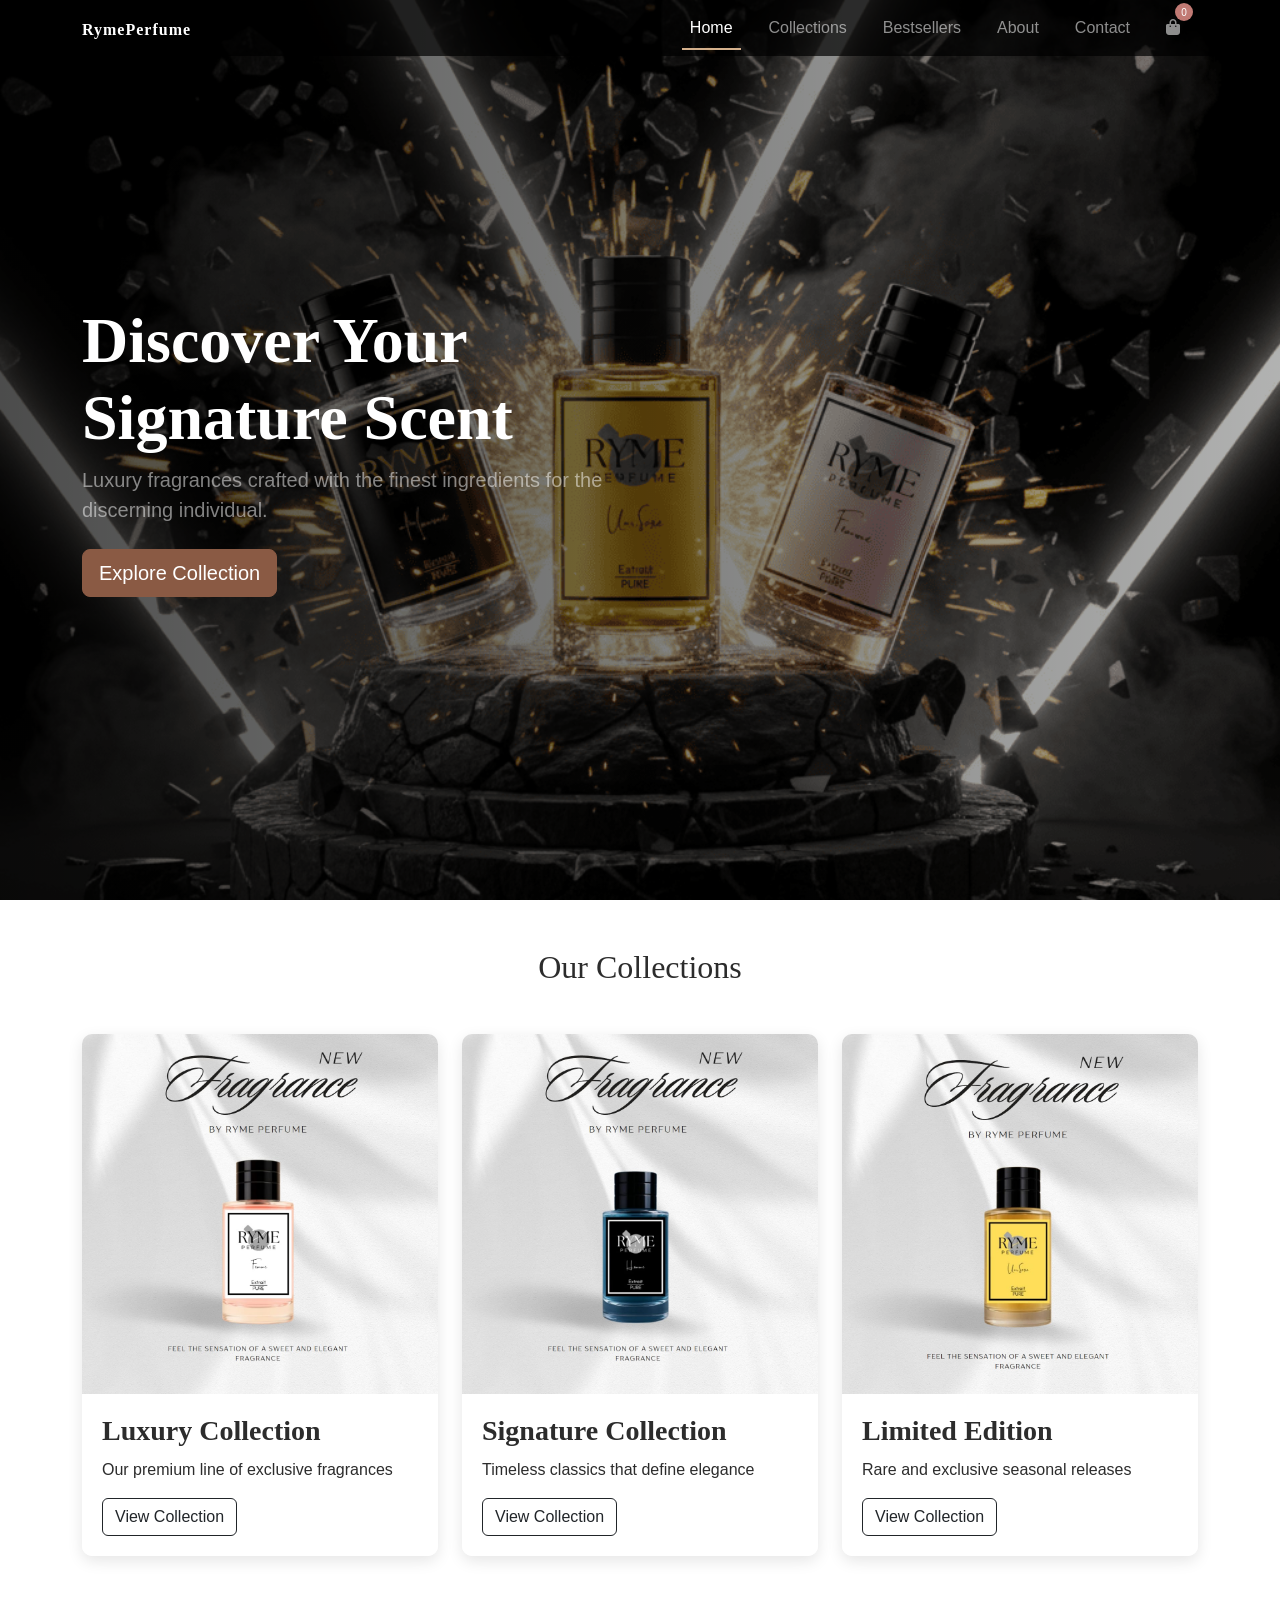
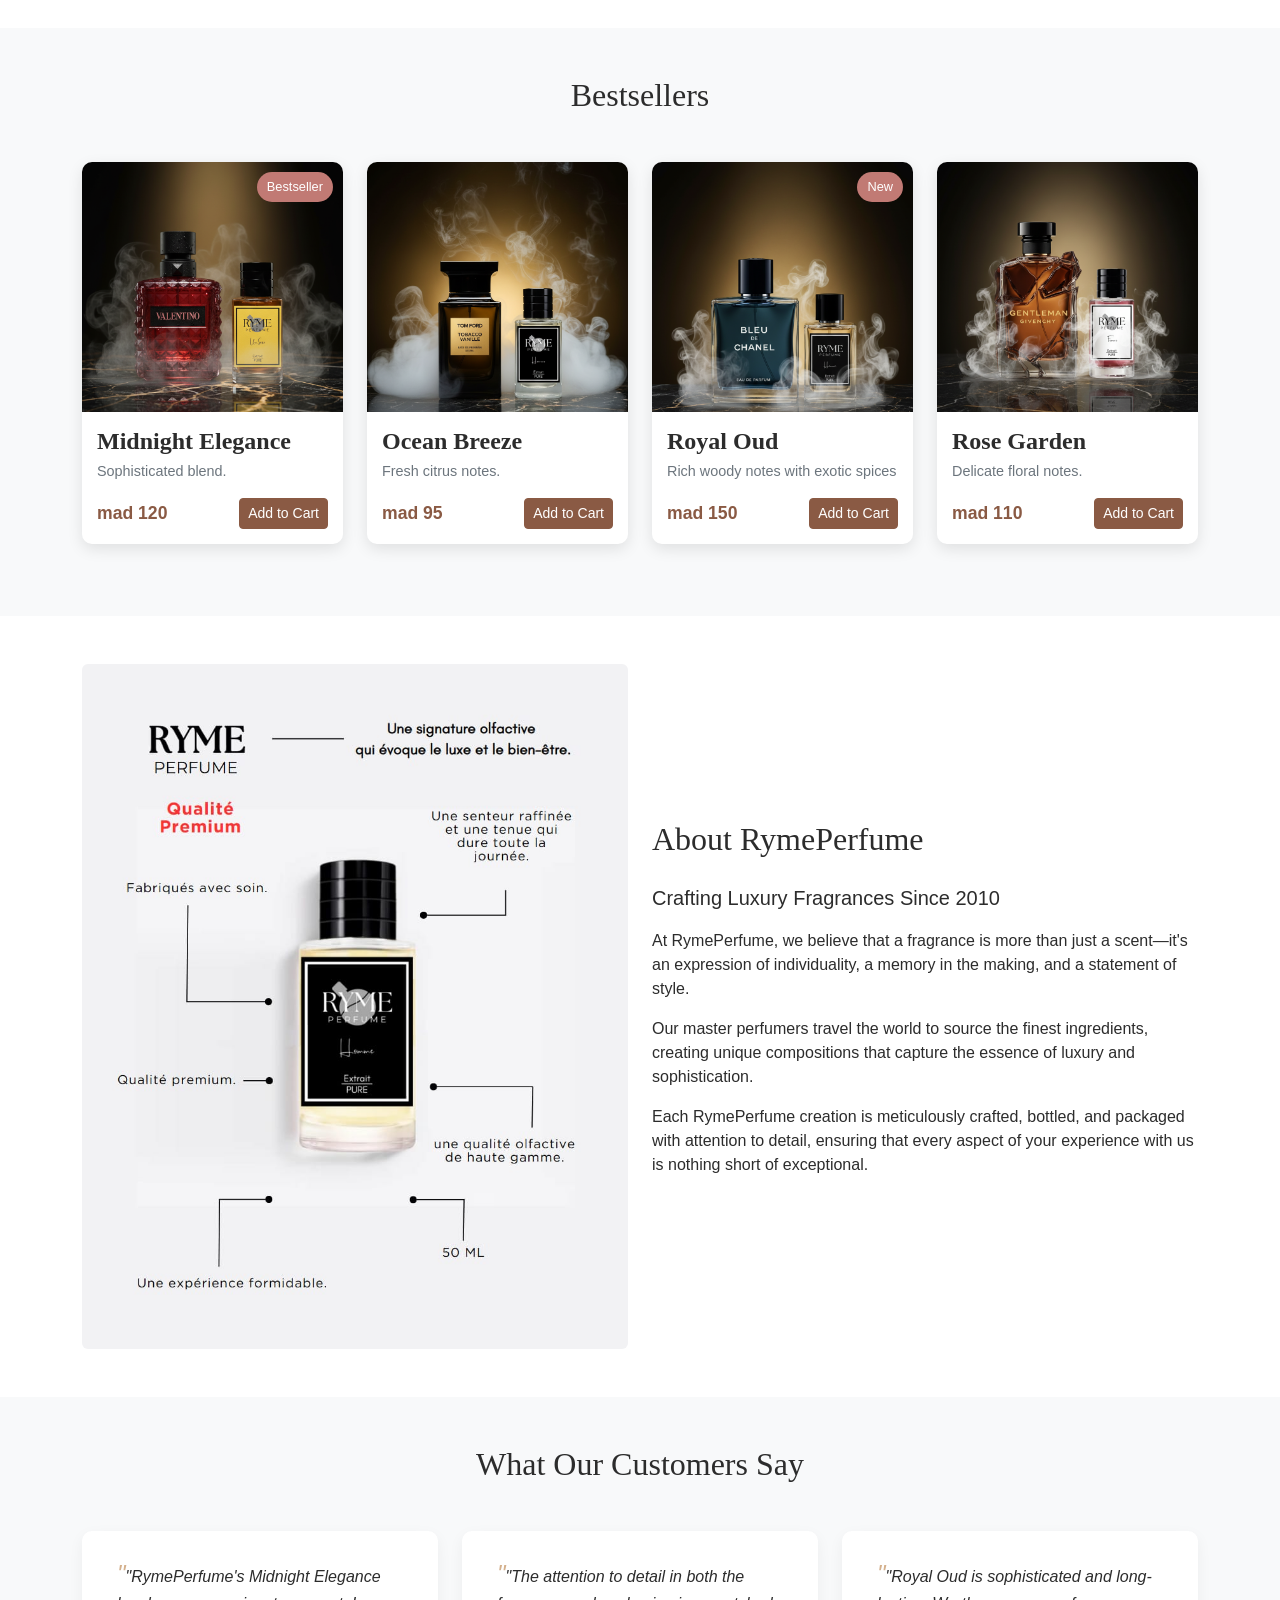
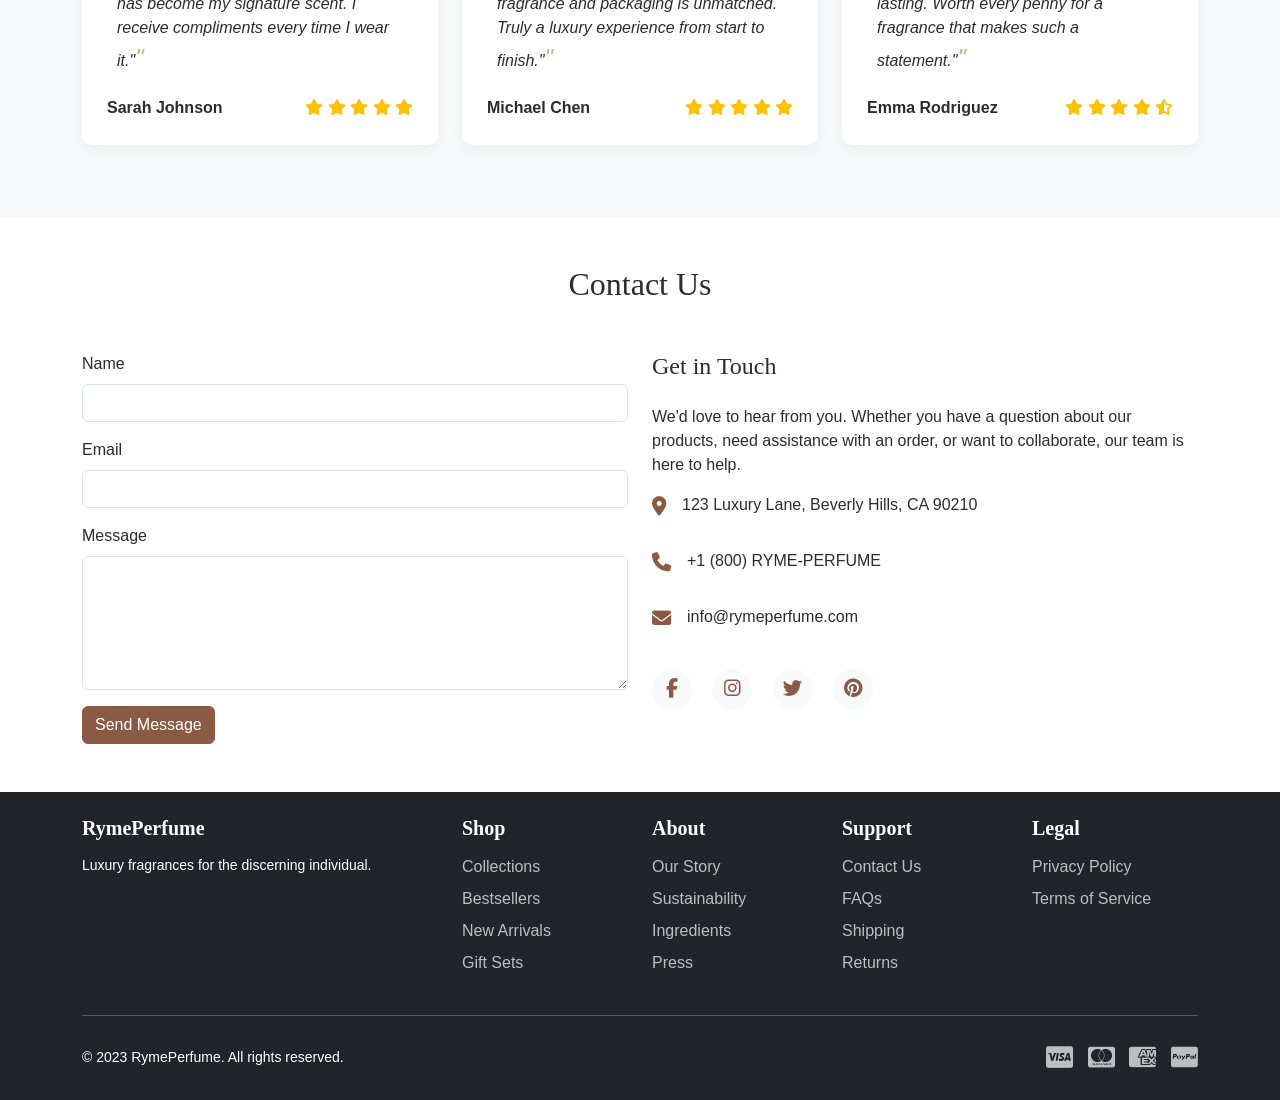
<file: index.html>
<!DOCTYPE html>
<html lang="en">
<head>
    <meta charset="UTF-8">
    <meta name="viewport" content="width=device-width, initial-scale=1.0">
    <title>RymePerfume - Luxury Fragrances</title>
    <!-- Bootstrap CSS -->
    <link href="https://cdn.jsdelivr.net/npm/bootstrap@5.3.0/dist/css/bootstrap.min.css" rel="stylesheet">
    <!-- Font Awesome for icons -->
    <link rel="stylesheet" href="https://cdnjs.cloudflare.com/ajax/libs/font-awesome/6.4.0/css/all.min.css">
    <!-- AOS Animation Library -->
    <link href="https://unpkg.com/aos@2.3.1/dist/aos.css" rel="stylesheet">
    <!-- Custom CSS -->
    <link rel="stylesheet" href="css/style.css">
</head>
<body>
    <!-- Navigation -->
    <nav class="navbar navbar-expand-lg navbar-dark fixed-top">
        <div class="container">
            <a class="navbar-brand" href="#">
                <span class="brand-name">RymePerfume</span>
            </a>
            <button class="navbar-toggler" type="button" data-bs-toggle="collapse" data-bs-target="#navbarNav" aria-controls="navbarNav" aria-expanded="false" aria-label="Toggle navigation">
                <span class="navbar-toggler-icon"></span>
            </button>
            <div class="collapse navbar-collapse" id="navbarNav">
                <ul class="navbar-nav ms-auto">
                    <li class="nav-item">
                        <a class="nav-link active" href="#home">Home</a>
                    </li>
                    <li class="nav-item">
                        <a class="nav-link" href="#collections">Collections</a>
                    </li>
                    <li class="nav-item">
                        <a class="nav-link" href="#bestsellers">Bestsellers</a>
                    </li>
                    <li class="nav-item">
                        <a class="nav-link" href="#about">About</a>
                    </li>
                    <li class="nav-item">
                        <a class="nav-link" href="#contact">Contact</a>
                    </li>
                    <li class="nav-item">
                        <a class="nav-link cart-icon" href="#" id="cartButton">
                            <i class="fas fa-shopping-bag"></i>
                            <span class="cart-count">0</span>
                        </a>
                    </li>
                </ul>
            </div>
        </div>
    </nav>

    <!-- Hero Section -->
    <section id="home" class="hero">
        <div class="hero-overlay"></div>
        <div class="container h-100">
            <div class="row h-100 align-items-center">
                <div class="col-lg-6" data-aos="fade-right" data-aos-duration="1000">
                    <h1 class="display-3 fw-bold text-white">Discover Your Signature Scent</h1>
                    <p class="lead text-white-50 mb-4">Luxury fragrances crafted with the finest ingredients for the discerning individual.</p>
                    <a href="#collections" class="btn btn-primary btn-lg">Explore Collection</a>
                </div>
            </div>
        </div>
    </section>

    <!-- Featured Products -->
    <section id="collections" class="py-5">
        <div class="container">
            <h2 class="text-center mb-5" data-aos="fade-up">Our Collections</h2>
            <div class="row">
                <div class="col-md-4 mb-4" data-aos="fade-up" data-aos-delay="100">
                    <div class="collection-card">
                        <div class="collection-img">
                            <img src="img/Collection1.jpeg" alt="Luxury Collection" class="img-fluid">
                        </div>
                        <div class="collection-info">
                            <h3>Luxury Collection</h3>
                            <p>Our premium line of exclusive fragrances</p>
                            <button class="btn btn-outline-dark view-collection" data-collection="luxury">View Collection</button>
                        </div>
                    </div>
                </div>
                <div class="col-md-4 mb-4" data-aos="fade-up" data-aos-delay="200">
                    <div class="collection-card">
                        <div class="collection-img">
                            <img src="img/Collection2.jpeg" alt="Signature Collection" class="img-fluid">
                        </div>
                        <div class="collection-info">
                            <h3>Signature Collection</h3>
                            <p>Timeless classics that define elegance</p>
                            <button class="btn btn-outline-dark view-collection" data-collection="signature">View Collection</button>
                        </div>
                    </div>
                </div>
                <div class="col-md-4 mb-4" data-aos="fade-up" data-aos-delay="300">
                    <div class="collection-card">
                        <div class="collection-img">
                            <img src="img/Collection3.jpeg" alt="Limited Edition" class="img-fluid">
                        </div>
                        <div class="collection-info">
                            <h3>Limited Edition</h3>
                            <p>Rare and exclusive seasonal releases</p>
                            <button class="btn btn-outline-dark view-collection" data-collection="limited">View Collection</button>
                        </div>
                    </div>
                </div>
            </div>
        </div>
    </section>

    <!-- Bestsellers -->
    <section id="bestsellers" class="py-5 bg-light">
        <div class="container">
            <h2 class="text-center mb-5" data-aos="fade-up">Bestsellers</h2>
            <div class="row">
                <!-- Product 1 -->
                <div class="col-md-3 mb-4" data-aos="fade-up" data-aos-delay="100">
                    <div class="product-card">
                        <div class="product-badge">Bestseller</div>
                        <div class="product-img">
                            <img src="img/Product4.png" alt="Midnight Elegance" class="img-fluid">
                        </div>
                        <div class="product-info">
                            <h4>Midnight Elegance</h4>
                            <p class="product-desc">Sophisticated blend. </p>
                            <div class="d-flex justify-content-between align-items-center">
                                <span class="product-price">mad 120</span>
                                <button class="btn btn-sm btn-primary add-to-cart" data-id="1" data-name="Midnight Elegance" data-price="120">Add to Cart</button>
                            </div>
                        </div>
                    </div>
                </div>
                <!-- Product 2 -->
                <div class="col-md-3 mb-4" data-aos="fade-up" data-aos-delay="200">
                    <div class="product-card">
                        <div class="product-img">
                            <img src="img/product1.png" alt="Ocean Breeze" class="img-fluid">
                        </div>
                        <div class="product-info">
                            <h4>Ocean Breeze</h4>
                            <p class="product-desc">Fresh citrus notes. </p>
                            <div class="d-flex justify-content-between align-items-center">
                                <span class="product-price">mad 95</span>
                                <button class="btn btn-sm btn-primary add-to-cart" data-id="2" data-name="Ocean Breeze" data-price="95">Add to Cart</button>
                            </div>
                        </div>
                    </div>
                </div>
                <!-- Product 3 -->
                <div class="col-md-3 mb-4" data-aos="fade-up" data-aos-delay="300">
                    <div class="product-card">
                        <div class="product-badge">New</div>
                        <div class="product-img">
                            <img src="img/Product2.png" alt="Royal Oud" class="img-fluid">
                        </div>
                        <div class="product-info">
                            <h4>Royal Oud</h4>
                            <p class="product-desc">Rich woody notes with exotic spices</p>
                            <div class="d-flex justify-content-between align-items-center">
                                <span class="product-price">mad 150</span>
                                <button class="btn btn-sm btn-primary add-to-cart" data-id="3" data-name="Royal Oud" data-price="150">Add to Cart</button>
                            </div>
                        </div>
                    </div>
                </div>
                <!-- Product 4 -->
                <div class="col-md-3 mb-4" data-aos="fade-up" data-aos-delay="400">
                    <div class="product-card">
                        <div class="product-img">
                            <img src="img/Product3.png" alt="Rose Garden" class="img-fluid">
                        </div>
                        <div class="product-info">
                            <h4>Rose Garden</h4>
                            <p class="product-desc">Delicate floral notes. </p>
                            <div class="d-flex justify-content-between align-items-center">
                                <span class="product-price">mad 110</span>
                                <button class="btn btn-sm btn-primary add-to-cart" data-id="4" data-name="Rose Garden" data-price="110">Add to Cart</button>
                            </div>
                        </div>
                    </div>
                </div>
            </div>
        </div>
    </section>

    <!-- About Section -->
    <section id="about" class="py-5">
        <div class="container">
            <div class="row align-items-center">
                <div class="col-lg-6 mb-4 mb-lg-0" data-aos="fade-right">
                    <img src="img/About.jpeg" alt="About RymePerfume" class="img-fluid rounded">
                </div>
                <div class="col-lg-6" data-aos="fade-left">
                    <h2 class="mb-4">About RymePerfume</h2>
                    <p class="lead">Crafting Luxury Fragrances Since 2010</p>
                    <p>At RymePerfume, we believe that a fragrance is more than just a scent—it's an expression of individuality, a memory in the making, and a statement of style.</p>
                    <p>Our master perfumers travel the world to source the finest ingredients, creating unique compositions that capture the essence of luxury and sophistication.</p>
                    <p>Each RymePerfume creation is meticulously crafted, bottled, and packaged with attention to detail, ensuring that every aspect of your experience with us is nothing short of exceptional.</p>
                </div>
            </div>
        </div>
    </section>

    <!-- Testimonials -->
    <section class="py-5 bg-light">
        <div class="container">
            <h2 class="text-center mb-5" data-aos="fade-up">What Our Customers Say</h2>
            <div class="row">
                <div class="col-md-4 mb-4" data-aos="fade-up" data-aos-delay="100">
                    <div class="testimonial-card">
                        <div class="testimonial-content">
                            <p>"RymePerfume's Midnight Elegance has become my signature scent. I receive compliments every time I wear it."</p>
                        </div>
                        <div class="testimonial-author">
                            <div class="testimonial-name">Sarah Johnson</div>
                            <div class="testimonial-stars">
                                <i class="fas fa-star"></i>
                                <i class="fas fa-star"></i>
                                <i class="fas fa-star"></i>
                                <i class="fas fa-star"></i>
                                <i class="fas fa-star"></i>
                            </div>
                        </div>
                    </div>
                </div>
                <div class="col-md-4 mb-4" data-aos="fade-up" data-aos-delay="200">
                    <div class="testimonial-card">
                        <div class="testimonial-content">
                            <p>"The attention to detail in both the fragrance and packaging is unmatched. Truly a luxury experience from start to finish."</p>
                        </div>
                        <div class="testimonial-author">
                            <div class="testimonial-name">Michael Chen</div>
                            <div class="testimonial-stars">
                                <i class="fas fa-star"></i>
                                <i class="fas fa-star"></i>
                                <i class="fas fa-star"></i>
                                <i class="fas fa-star"></i>
                                <i class="fas fa-star"></i>
                            </div>
                        </div>
                    </div>
                </div>
                <div class="col-md-4 mb-4" data-aos="fade-up" data-aos-delay="300">
                    <div class="testimonial-card">
                        <div class="testimonial-content">
                            <p>"Royal Oud is sophisticated and long-lasting. Worth every penny for a fragrance that makes such a statement."</p>
                        </div>
                        <div class="testimonial-author">
                            <div class="testimonial-name">Emma Rodriguez</div>
                            <div class="testimonial-stars">
                                <i class="fas fa-star"></i>
                                <i class="fas fa-star"></i>
                                <i class="fas fa-star"></i>
                                <i class="fas fa-star"></i>
                                <i class="fas fa-star-half-alt"></i>
                            </div>
                        </div>
                    </div>
                </div>
            </div>
        </div>
    </section>

    <!-- Contact Section -->
    <section id="contact" class="py-5">
        <div class="container">
            <h2 class="text-center mb-5" data-aos="fade-up">Contact Us</h2>
            <div class="row">
                <div class="col-lg-6 mb-4 mb-lg-0" data-aos="fade-right">
                    <form id="contactForm">
                        <div class="mb-3">
                            <label for="name" class="form-label">Name</label>
                            <input type="text" class="form-control" id="name" required>
                        </div>
                        <div class="mb-3">
                            <label for="email" class="form-label">Email</label>
                            <input type="email" class="form-control" id="email" required>
                        </div>
                        <div class="mb-3">
                            <label for="message" class="form-label">Message</label>
                            <textarea class="form-control" id="message" rows="5" required></textarea>
                        </div>
                        <button type="submit" class="btn btn-primary">Send Message</button>
                    </form>
                </div>
                <div class="col-lg-6" data-aos="fade-left">
                    <div class="contact-info">
                        <h4 class="mb-4">Get in Touch</h4>
                        <p>We'd love to hear from you. Whether you have a question about our products, need assistance with an order, or want to collaborate, our team is here to help.</p>
                        <div class="d-flex mb-3">
                            <i class="fas fa-map-marker-alt me-3 mt-1"></i>
                            <p>123 Luxury Lane, Beverly Hills, CA 90210</p>
                        </div>
                        <div class="d-flex mb-3">
                            <i class="fas fa-phone me-3 mt-1"></i>
                            <p>+1 (800) RYME-PERFUME</p>
                        </div>
                        <div class="d-flex mb-3">
                            <i class="fas fa-envelope me-3 mt-1"></i>
                            <p>info@rymeperfume.com</p>
                        </div>
                        <div class="social-icons mt-4">
                            <a href="#" class="me-3"><i class="fab fa-facebook-f"></i></a>
                            <a href="#" class="me-3"><i class="fab fa-instagram"></i></a>
                            <a href="#" class="me-3"><i class="fab fa-twitter"></i></a>
                            <a href="#"><i class="fab fa-pinterest"></i></a>
                        </div>
                    </div>
                </div>
            </div>
        </div>
    </section>

    <!-- Footer -->
    <footer class="py-4 bg-dark text-white">
        <div class="container">
            <div class="row">
                <div class="col-md-4 mb-4 mb-md-0">
                    <h5>RymePerfume</h5>
                    <p class="small">Luxury fragrances for the discerning individual.</p>
                </div>
                <div class="col-md-2 mb-4 mb-md-0">
                    <h5>Shop</h5>
                    <ul class="list-unstyled">
                        <li><a href="#collections">Collections</a></li>
                        <li><a href="#bestsellers">Bestsellers</a></li>
                        <li><a href="#">New Arrivals</a></li>
                        <li><a href="#">Gift Sets</a></li>
                    </ul>
                </div>
                <div class="col-md-2 mb-4 mb-md-0">
                    <h5>About</h5>
                    <ul class="list-unstyled">
                        <li><a href="#about">Our Story</a></li>
                        <li><a href="#">Sustainability</a></li>
                        <li><a href="#">Ingredients</a></li>
                        <li><a href="#">Press</a></li>
                    </ul>
                </div>
                <div class="col-md-2 mb-4 mb-md-0">
                    <h5>Support</h5>
                    <ul class="list-unstyled">
                        <li><a href="#contact">Contact Us</a></li>
                        <li><a href="#">FAQs</a></li>
                        <li><a href="#">Shipping</a></li>
                        <li><a href="#">Returns</a></li>
                    </ul>
                </div>
                <div class="col-md-2">
                    <h5>Legal</h5>
                    <ul class="list-unstyled">
                        <li><a href="#">Privacy Policy</a></li>
                        <li><a href="#">Terms of Service</a></li>
                    </ul>
                </div>
            </div>
            <hr class="my-4">
            <div class="row align-items-center">
                <div class="col-md-6 small">
                    &copy; 2023 RymePerfume. All rights reserved.
                </div>
                <div class="col-md-6 text-md-end">
                    <div class="payment-icons">
                        <i class="fab fa-cc-visa me-2"></i>
                        <i class="fab fa-cc-mastercard me-2"></i>
                        <i class="fab fa-cc-amex me-2"></i>
                        <i class="fab fa-cc-paypal"></i>
                    </div>
                </div>
            </div>
        </div>
    </footer>

    <!-- Shopping Cart Modal -->
    <div class="modal fade" id="cartModal" tabindex="-1" aria-labelledby="cartModalLabel" aria-hidden="true">
        <div class="modal-dialog modal-dialog-centered">
            <div class="modal-content">
                <div class="modal-header">
                    <h5 class="modal-title" id="cartModalLabel">Your Shopping Cart</h5>
                    <button type="button" class="btn-close" data-bs-dismiss="modal" aria-label="Close"></button>
                </div>
                <div class="modal-body">
                    <div id="cartItems">
                        <p class="text-center empty-cart-message">Your cart is empty</p>
                    </div>
                    <div class="cart-total d-flex justify-content-between mt-4 pt-2 border-top">
                        <strong>Total:</strong>
                        <span id="cartTotal">mad 0</span>
                    </div>
                </div>
                <div class="modal-footer">
                    <button type="button" class="btn btn-secondary" data-bs-dismiss="modal">Continue Shopping</button>
                    <button type="button" class="btn btn-primary" id="checkoutBtn">Checkout</button>
                </div>
            </div>
        </div>
    </div>

    <!-- Collection Modal -->
    <div class="modal fade" id="collectionModal" tabindex="-1" aria-labelledby="collectionModalLabel" aria-hidden="true">
        <div class="modal-dialog modal-lg modal-dialog-centered">
            <div class="modal-content">
                <div class="modal-header">
                    <h5 class="modal-title" id="collectionModalLabel">Collection</h5>
                    <button type="button" class="btn-close" data-bs-dismiss="modal" aria-label="Close"></button>
                </div>
                <div class="modal-body">
                    <div class="row" id="collectionProducts">
                        <!-- Products will be loaded here dynamically -->
                    </div>
                </div>
            </div>
        </div>
    </div>

    <!-- Order Confirmation Modal -->
    <div class="modal fade" id="orderModal" tabindex="-1" aria-labelledby="orderModalLabel" aria-hidden="true">
        <div class="modal-dialog modal-dialog-centered">
            <div class="modal-content">
                <div class="modal-header">
                    <h5 class="modal-title" id="orderModalLabel">Complete Your Order</h5>
                    <button type="button" class="btn-close" data-bs-dismiss="modal" aria-label="Close"></button>
                </div>
                <div class="modal-body">
                    <form id="orderForm">
                        <div class="mb-3">
                            <label for="fullName" class="form-label">Full Name</label>
                            <input type="text" class="form-control" id="fullName" required>
                        </div>
                        <div class="mb-3">
                            <label for="email" class="form-label">Email</label>
                            <input type="email" class="form-control" id="orderEmail" required>
                        </div>
                        <div class="mb-3">
                            <label for="address" class="form-label">Shipping Address</label>
                            <textarea class="form-control" id="address" rows="3" required></textarea>
                        </div>
                        <div class="mb-3">
                            <label for="phone" class="form-label">Phone Number</label>
                            <input type="tel" class="form-control" id="phone" required>
                        </div>
                        <div class="mb-3">
                            <label for="paymentMethod" class="form-label">Payment Method</label>
                            <select class="form-select" id="paymentMethod" required>
                                <option value="">Select payment method</option>
                                <option value="credit">Credit Card</option>
                                <option value="paypal">PayPal</option>
                                <option value="bank">Bank Transfer</option>
                            </select>
                        </div>
                    </form>
                </div>
                <div class="modal-footer">
                    <button type="button" class="btn btn-secondary" data-bs-dismiss="modal">Cancel</button>
                    <button type="button" class="btn btn-primary" id="placeOrderBtn">Place Order</button>
                </div>
            </div>
        </div>
    </div>

    <!-- Bootstrap JS Bundle with Popper -->
    <script src="https://cdn.jsdelivr.net/npm/bootstrap@5.3.0/dist/js/bootstrap.bundle.min.js"></script>
    <!-- AOS Animation Library -->
    <script src="https://unpkg.com/aos@2.3.1/dist/aos.js"></script>
    <!-- Custom JS -->
    <script src="js/main.js"></script>
</body>
</html>
</file>
<file: css/style.css>
/* General Styles */
:root {
    --primary-color: #8a5a44;
    --secondary-color: #d4b08c;
    --dark-color: #2c2c2c;
    --light-color: #f8f9fa;
    --accent-color: #c17a74;
    --transition: all 0.3s ease;
}

body {
    font-family: 'Montserrat', sans-serif;
    color: var(--dark-color);
    overflow-x: hidden;
}

h1, h2, h3, h4, h5, h6 {
    font-family: 'Playfair Display', serif;
}

a {
    color: var(--primary-color);
    text-decoration: none;
    transition: var(--transition);
}

a:hover {
    color: var(--accent-color);
}

.btn-primary {
    background-color: var(--primary-color);
    border-color: var(--primary-color);
}

.btn-primary:hover {
    background-color: var(--accent-color);
    border-color: var(--accent-color);
}

.btn-outline-dark:hover {
    background-color: var(--primary-color);
    border-color: var(--primary-color);
}

/* Navbar */
.navbar {
    background-color: rgba(0, 0, 0, 0.7);
    transition: var(--transition);
    padding: -1px 0;
}

.navbar.scrolled {
    background-color: rgba(0, 0, 0, 0.9);
    padding: 10px 0;
}

.brand-name {
    font-family: 'Playfair Display', serif;
    font-size: 1rem;
    font-weight: 700;
    letter-spacing: 1px;
}

.nav-link {
    font-weight: 500;
    margin: 0 10px;
    position: relative;
}

.nav-link::after {
    content: '';
    position: absolute;
    width: 0;
    height: 2px;
    background-color: var(--secondary-color);
    bottom: -2px;
    left: 0;
    transition: var(--transition);
}

.nav-link:hover::after,
.nav-link.active::after {
    width: 100%;
}

.cart-icon {
    position: relative;
}

.cart-count {
    position: absolute;
    top: -5px;
    right: -5px;
    background-color: var(--accent-color);
    color: white;
    border-radius: 50%;
    width: 18px;
    height: 18px;
    font-size: 10px;
    display: flex;
    align-items: center;
    justify-content: center;
}

/* Hero Section */
.hero {
    height: 100vh;
    background: url('../img/rmprfm.png') no-repeat center center;
    background-size: cover;
    position: relative;
    display: flex;
    align-items: center;
}

.hero-overlay {
    position: absolute;
    top: 0;
    left: 0;
    width: 100%;
    height: 100%;
    background: linear-gradient(to right, rgba(0, 0, 0, 0.7), rgba(0, 0, 0, 0.3));
}

/* Collection Cards */
.collection-card {
    position: relative;
    border-radius: 10px;
    overflow: hidden;
    box-shadow: 0 5px 15px rgba(0, 0, 0, 0.1);
    transition: var(--transition);
    height: 100%;
}

.collection-card:hover {
    transform: translateY(-10px);
    box-shadow: 0 15px 30px rgba(0, 0, 0, 0.2);
}

.collection-img {
    height: 360px;
    overflow: hidden;
}

.collection-img img {
    width: 100%;
    height: 100%;
    object-fit: cover;
    transition: var(--transition);
}

.collection-card:hover .collection-img img {
    transform: scale(1.1);
}

.collection-info {
    padding: 20px;
    background-color: white;
}

.collection-info h3 {
    margin-bottom: 10px;
    font-weight: 600;
}

/* Product Cards */
.product-card {
    position: relative;
    border-radius: 10px;
    overflow: hidden;
    box-shadow: 0 5px 15px rgba(0, 0, 0, 0.1);
    transition: var(--transition);
    height: 100%;
    background-color: white;
}

.product-card:hover {
    transform: translateY(-5px);
    box-shadow: 0 10px 25px rgba(0, 0, 0, 0.15);
}

.product-badge {
    position: absolute;
    top: 10px;
    right: 10px;
    background-color: var(--accent-color);
    color: white;
    padding: 5px 10px;
    border-radius: 20px;
    font-size: 0.8rem;
    z-index: 1;
}

.product-img {
    height: 250px;
    overflow: hidden;
}

.product-img img {
    width: 100%;
    height: 100%;
    object-fit: cover;
    transition: var(--transition);
}

.product-card:hover .product-img img {
    transform: scale(1.05);
}

.product-info {
    padding: 15px;
}

.product-info h4 {
    margin-bottom: 5px;
    font-weight: 600;
}

.product-desc {
    font-size: 0.9rem;
    color: #6c757d;
    margin-bottom: 15px;
}

.product-price {
    font-weight: 600;
    color: var(--primary-color);
    font-size: 1.1rem;
}

/* Testimonial Cards */
.testimonial-card {
    background-color: white;
    border-radius: 10px;
    padding: 25px;
    box-shadow: 0 5px 15px rgba(0, 0, 0, 0.05);
    height: 100%;
    transition: var(--transition);
}

.testimonial-card:hover {
    transform: translateY(-5px);
    box-shadow: 0 10px 25px rgba(0, 0, 0, 0.1);
}

.testimonial-content {
    margin-bottom: 20px;
    font-style: italic;
}

.testimonial-content p {
    position: relative;
    padding: 0 10px;
}

.testimonial-content p::before,
.testimonial-content p::after {
    content: '"';
    font-size: 1.5rem;
    color: var(--secondary-color);
}

.testimonial-author {
    display: flex;
    justify-content: space-between;
    align-items: center;
}

.testimonial-name {
    font-weight: 600;
}

.testimonial-stars {
    color: #ffc107;
}

/* Contact Section */
.contact-info i {
    color: var(--primary-color);
    font-size: 1.2rem;
}

.social-icons a {
    display: inline-flex;
    align-items: center;
    justify-content: center;
    width: 40px;
    height: 40px;
    border-radius: 50%;
    background-color: var(--light-color);
    color: var(--primary-color);
    transition: var(--transition);
}

.social-icons a:hover {
    background-color: var(--primary-color);
    color: white;
}

/* Footer */
footer {
    background-color: var(--dark-color);
}

footer h5 {
    color: white;
    margin-bottom: 15px;
    font-weight: 600;
}

footer ul li {
    margin-bottom: 8px;
}

footer a {
    color: rgba(255, 255, 255, 0.7);
    transition: var(--transition);
}

footer a:hover {
    color: white;
    text-decoration: none;
}

.payment-icons {
    font-size: 1.5rem;
    color: rgba(255, 255, 255, 0.7);
}

/* Cart Modal */
.cart-item {
    display: flex;
    align-items: center;
    margin-bottom: 15px;
    padding-bottom: 15px;
    border-bottom: 1px solid #eee;
}

.cart-item-img {
    width: 60px;
    height: 60px;
    border-radius: 5px;
    overflow: hidden;
    margin-right: 15px;
}

.cart-item-img img {
    width: 100%;
    height: 100%;
    object-fit: cover;
}

.cart-item-details {
    flex-grow: 1;
}

.cart-item-name {
    font-weight: 600;
    margin-bottom: 5px;
}

.cart-item-price {
    color: var(--primary-color);
    font-weight: 500;
}

.cart-item-quantity {
    display: flex;
    align-items: center;
}

.quantity-btn {
    width: 25px;
    height: 25px;
    display: flex;
    align-items: center;
    justify-content: center;
    background-color: #f8f9fa;
    border: 1px solid #dee2e6;
    cursor: pointer;
}

.quantity-input {
    width: 40px;
    text-align: center;
    border: 1px solid #dee2e6;
    margin: 0 5px;
}

.remove-item {
    color: #dc3545;
    cursor: pointer;
    margin-left: 10px;
}

/* Animation */
@keyframes fadeIn {
    from {
        opacity: 0;
        transform: translateY(20px);
    }
    to {
        opacity: 1;
        transform: translateY(0);
    }
}

.animated {
    animation: fadeIn 0.5s ease-out;
}


/* Responsive */
@media (max-width: 991.98px) {
html, body {
  overflow-x: hidden;
  width: 100%;
}

    .hero {
        background: url('../img/rmprfm.png') no-repeat center center;
        height: 100vh;
    }
}

@media (max-width: 767.98px) {
    .collection-img, .product-img {
        height: 325px;
    }
    
    .hero {
        height: 100vh;
        text-align: center;
    }
}

/* Custom Scrollbar */
::-webkit-scrollbar {
    width: 8px;
}

::-webkit-scrollbar-track {
    background: #f1f1f1;
}

::-webkit-scrollbar-thumb {
    background: var(--primary-color);
    border-radius: 10px;
}

::-webkit-scrollbar-thumb:hover {
    background: var(--accent-color);
}
</file>
